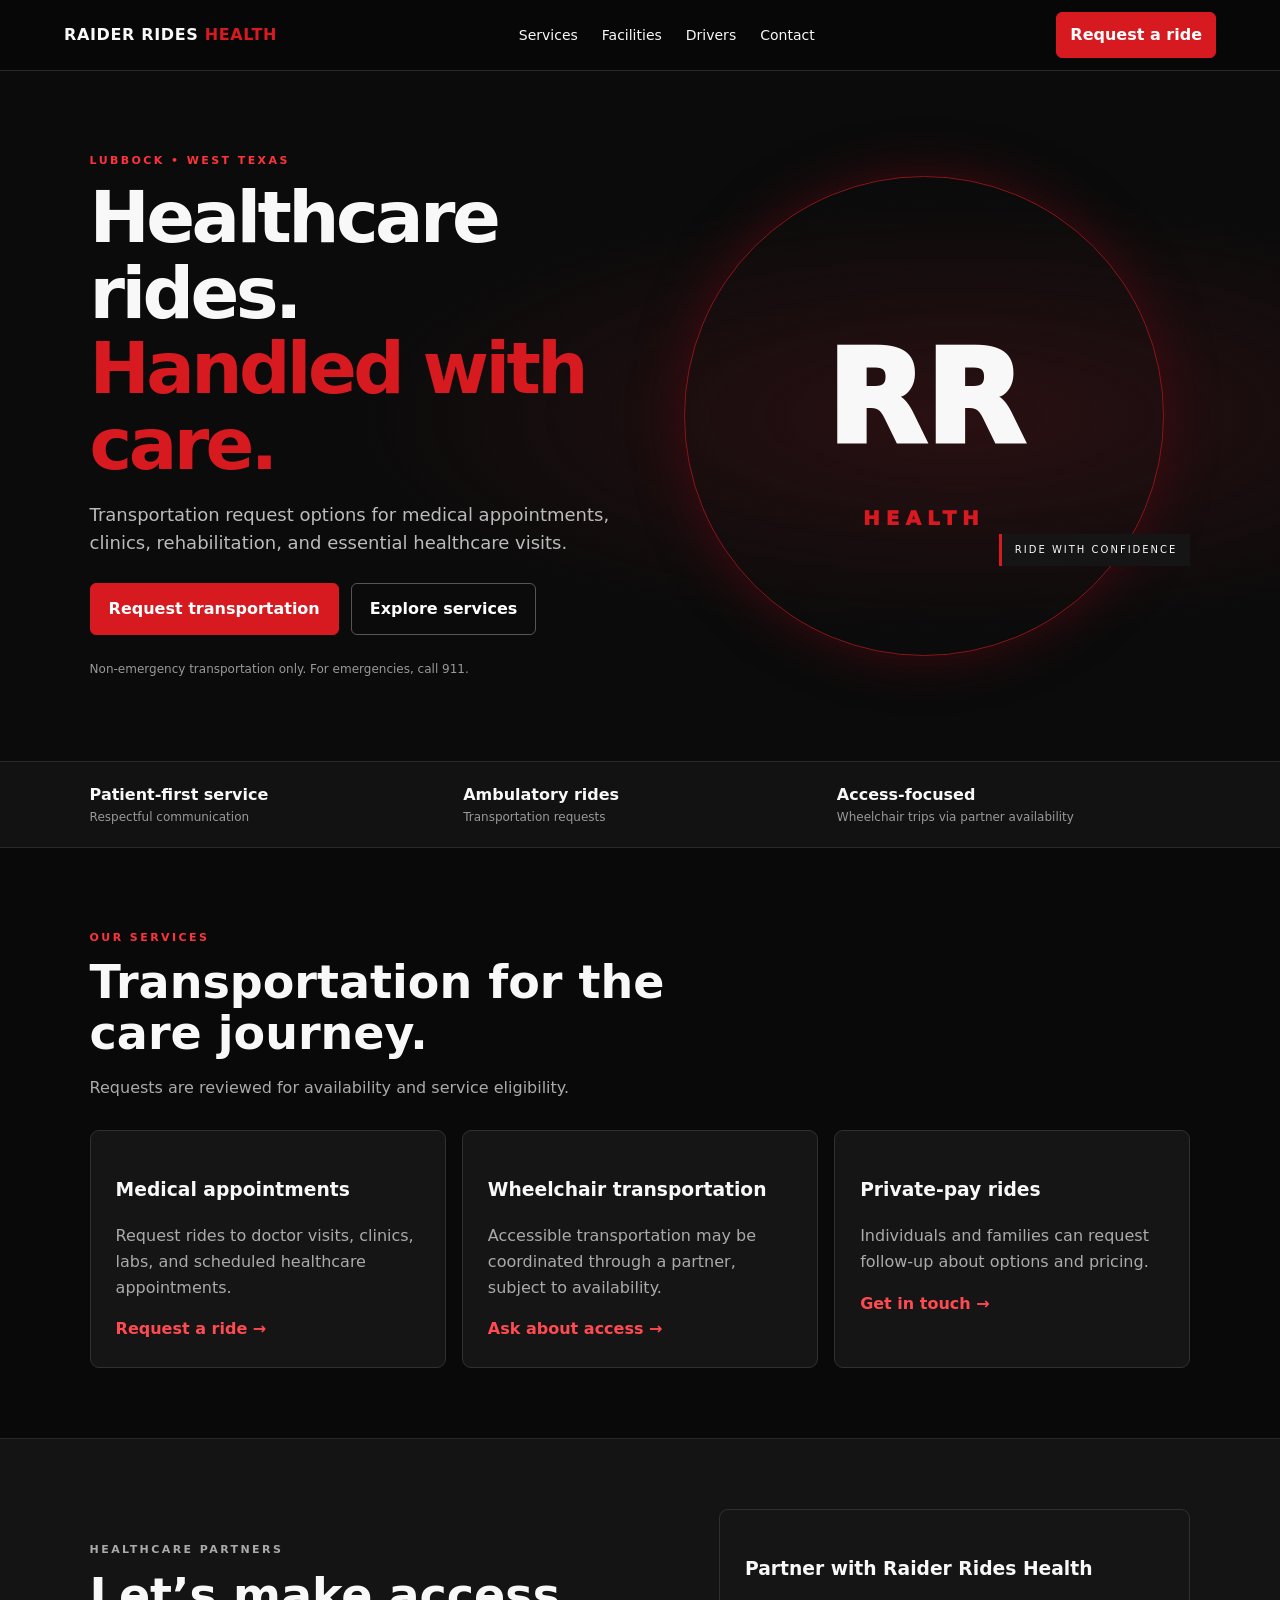
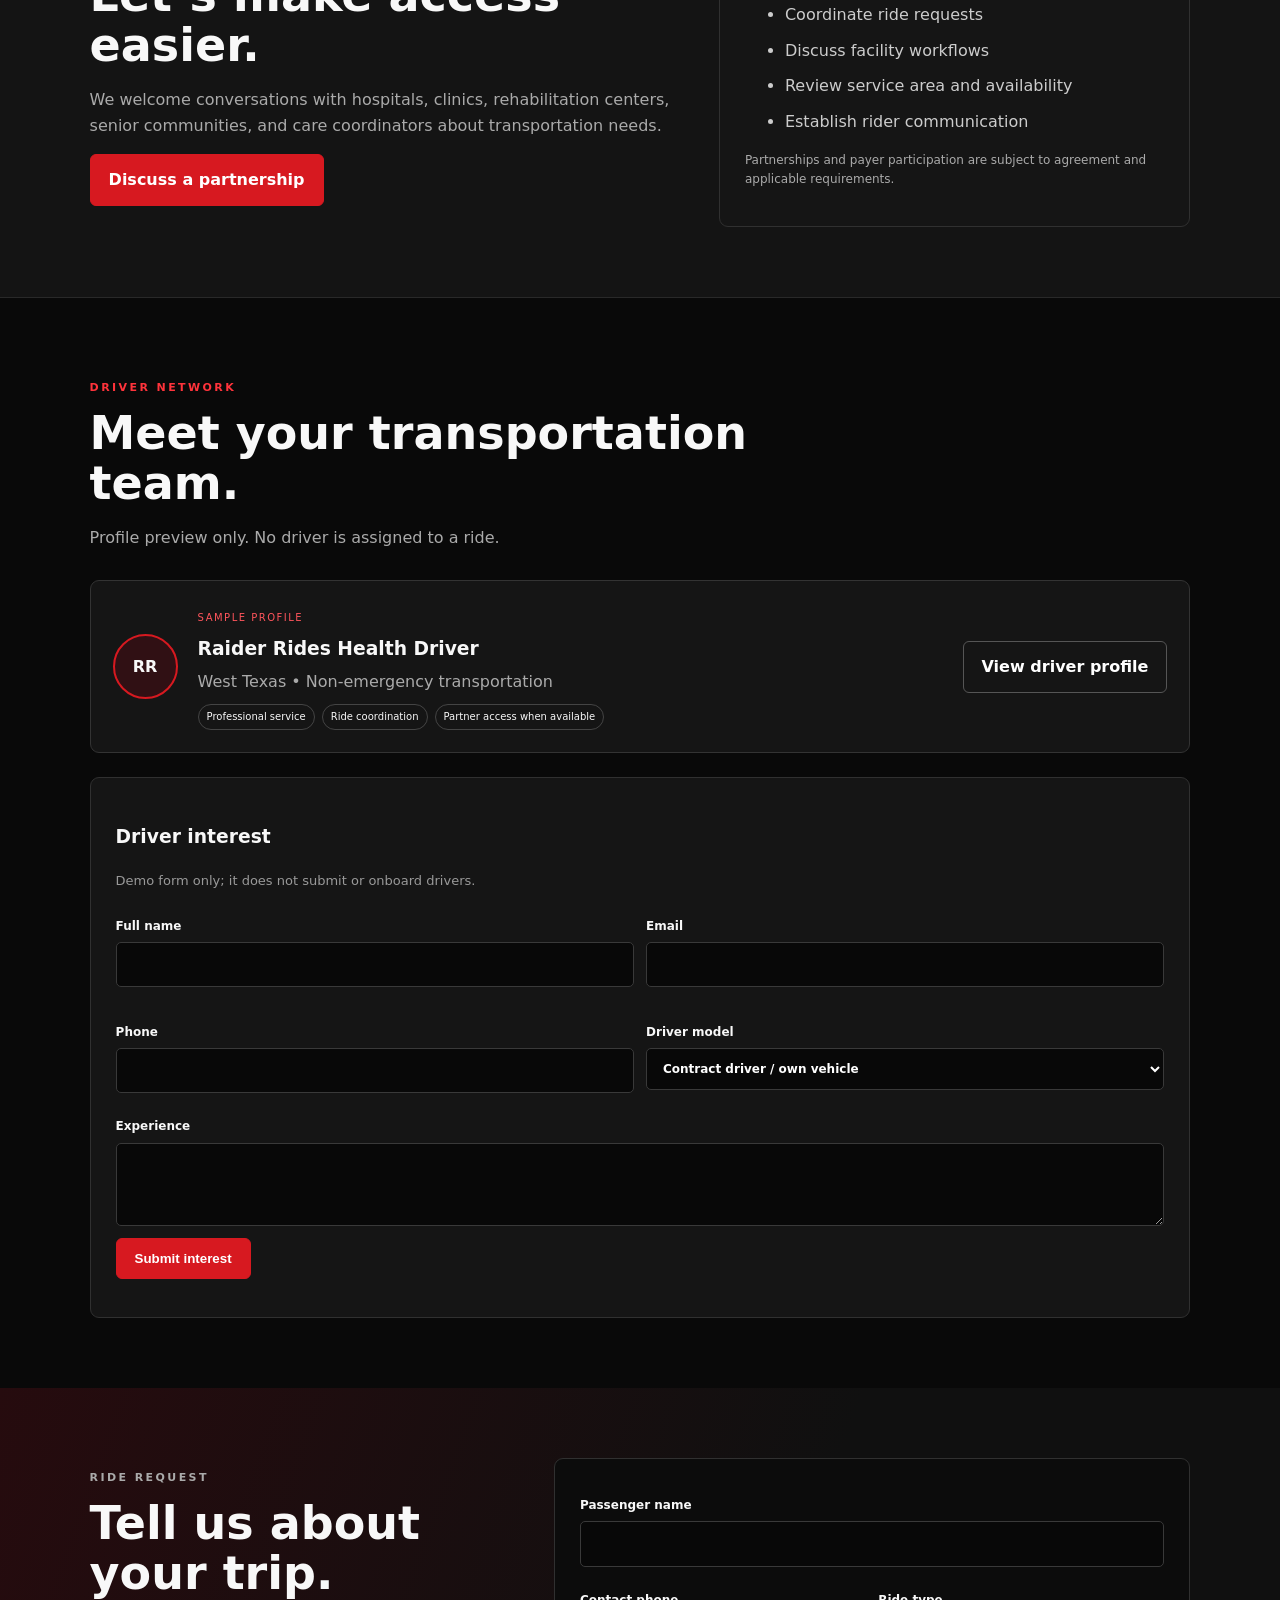
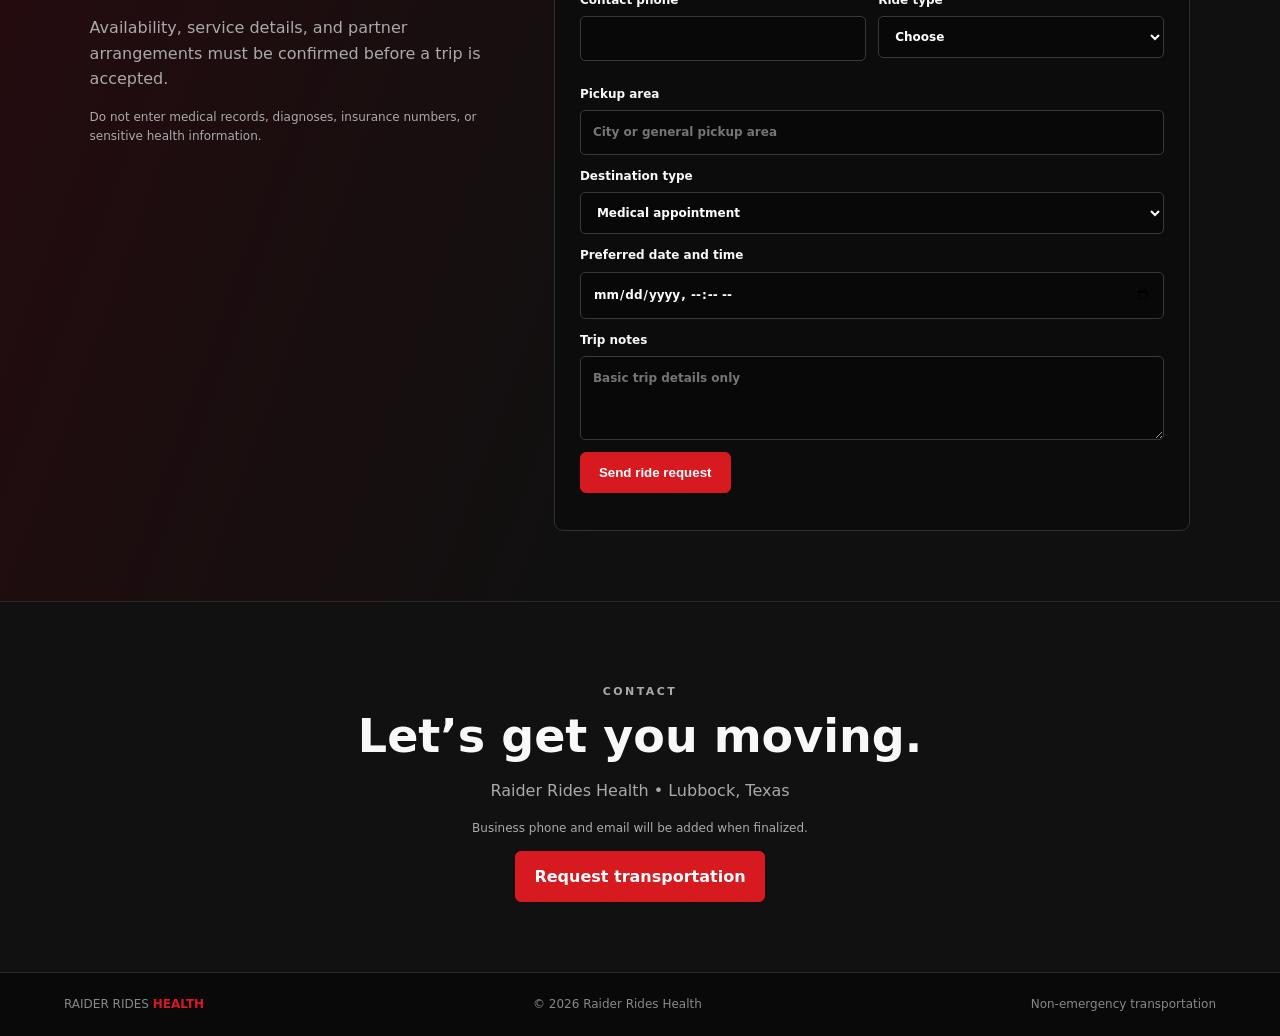
<file: index.html>
<!doctype html>
<html lang="en"><head><meta charset="utf-8"><meta name="viewport" content="width=device-width,initial-scale=1"><meta name="theme-color" content="#d71920"><title>Raider Rides Health | Healthcare Transportation</title><meta name="description" content="Healthcare transportation requests in Lubbock, Texas."><link rel="stylesheet" href="styles.css"></head><body>
<header class="top"><a class="brand" href="#home">RAIDER RIDES <b>HEALTH</b></a><nav><a href="#services">Services</a><a href="#facilities">Facilities</a><a href="#drivers">Drivers</a><a href="#contact">Contact</a></nav><a class="btn small" href="#request">Request a ride</a><button class="menu" aria-label="Toggle menu" onclick="document.querySelector('nav').classList.toggle('open')">☰</button></header>
<main id="home"><section class="hero"><div><p class="eyebrow">LUBBOCK • WEST TEXAS</p><h1>Healthcare rides.<br><span>Handled with care.</span></h1><p class="lead">Transportation request options for medical appointments, clinics, rehabilitation, and essential healthcare visits.</p><div class="actions"><a class="btn" href="#request">Request transportation</a><a class="btn outline" href="#services">Explore services</a></div><p class="fine">Non-emergency transportation only. For emergencies, call 911.</p></div><div class="hero-art"><div class="red-ring"></div><div class="hero-logo">RR<span>HEALTH</span></div><div class="tag">RIDE WITH CONFIDENCE</div></div></section>
<section class="strip"><div><strong>Patient-first service</strong><span>Respectful communication</span></div><div><strong>Ambulatory rides</strong><span>Transportation requests</span></div><div><strong>Access-focused</strong><span>Wheelchair trips via partner availability</span></div></section>
<section id="services" class="section"><div class="section-head"><p class="eyebrow">OUR SERVICES</p><h2>Transportation for the care journey.</h2><p>Requests are reviewed for availability and service eligibility.</p></div><div class="cards"><article><h3>Medical appointments</h3><p>Request rides to doctor visits, clinics, labs, and scheduled healthcare appointments.</p><a href="#request">Request a ride →</a></article><article><h3>Wheelchair transportation</h3><p>Accessible transportation may be coordinated through a partner, subject to availability.</p><a href="#request">Ask about access →</a></article><article><h3>Private-pay rides</h3><p>Individuals and families can request follow-up about options and pricing.</p><a href="#request">Get in touch →</a></article></div></section>
<section id="facilities" class="facility"><div><p class="eyebrow">HEALTHCARE PARTNERS</p><h2>Let’s make access easier.</h2><p>We welcome conversations with hospitals, clinics, rehabilitation centers, senior communities, and care coordinators about transportation needs.</p><a class="btn" href="#contact">Discuss a partnership</a></div><div class="facility-box"><h3>Partner with Raider Rides Health</h3><ul><li>Coordinate ride requests</li><li>Discuss facility workflows</li><li>Review service area and availability</li><li>Establish rider communication</li></ul><p class="fine">Partnerships and payer participation are subject to agreement and applicable requirements.</p></div></section>
<section id="drivers" class="section drivers"><div class="section-head"><p class="eyebrow">DRIVER NETWORK</p><h2>Meet your transportation team.</h2><p>Profile preview only. No driver is assigned to a ride.</p></div><div class="profile"><div class="avatar">RR</div><div class="profile-info"><span class="status">SAMPLE PROFILE</span><h3>Raider Rides Health Driver</h3><p>West Texas • Non-emergency transportation</p><div class="profile-tags"><span>Professional service</span><span>Ride coordination</span><span>Partner access when available</span></div></div><a class="btn outline" href="driver-profile.html">View driver profile</a></div><div id="driver-form" class="driver-form"><h3>Driver interest</h3><p>Demo form only; it does not submit or onboard drivers.</p><form onsubmit="event.preventDefault();document.getElementById('driver-msg').textContent='Demo only. No application was sent.'"><div class="form-grid"><label>Full name<input required></label><label>Email<input type="email" required></label><label>Phone<input type="tel"></label><label>Driver model<select><option>Contract driver / own vehicle</option><option>Company vehicle driver</option><option>Wheelchair transportation partner</option></select></label></div><label>Experience<textarea rows="3"></textarea></label><button class="btn">Submit interest</button><p id="driver-msg" class="fine"></p></form></div></section>
<section id="request" class="request"><div><p class="eyebrow">RIDE REQUEST</p><h2>Tell us about your trip.</h2><p>Availability, service details, and partner arrangements must be confirmed before a trip is accepted.</p><p class="fine">Do not enter medical records, diagnoses, insurance numbers, or sensitive health information.</p></div><form class="request-form" onsubmit="event.preventDefault();document.getElementById('request-msg').textContent='Demo only: no ride was booked or sent.'"><label>Passenger name<input required></label><div class="form-grid"><label>Contact phone<input type="tel" required></label><label>Ride type<select required><option value="">Choose</option><option>Ambulatory</option><option>Wheelchair (partner availability)</option><option>Private-pay inquiry</option></select></label></div><label>Pickup area<input required placeholder="City or general pickup area"></label><label>Destination type<select><option>Medical appointment</option><option>Clinic / hospital</option><option>Rehabilitation</option><option>Other healthcare visit</option></select></label><label>Preferred date and time<input type="datetime-local"></label><label>Trip notes<textarea rows="3" placeholder="Basic trip details only"></textarea></label><button class="btn">Send ride request</button><p id="request-msg" class="fine"></p></form></section>
<section id="contact" class="contact section"><p class="eyebrow">CONTACT</p><h2>Let’s get you moving.</h2><p>Raider Rides Health • Lubbock, Texas</p><p class="fine">Business phone and email will be added when finalized.</p><a href="#request" class="btn">Request transportation</a></section></main><footer><span>RAIDER RIDES <b>HEALTH</b></span><span>© 2026 Raider Rides Health</span><span>Non-emergency transportation</span></footer></body></html>
</file>
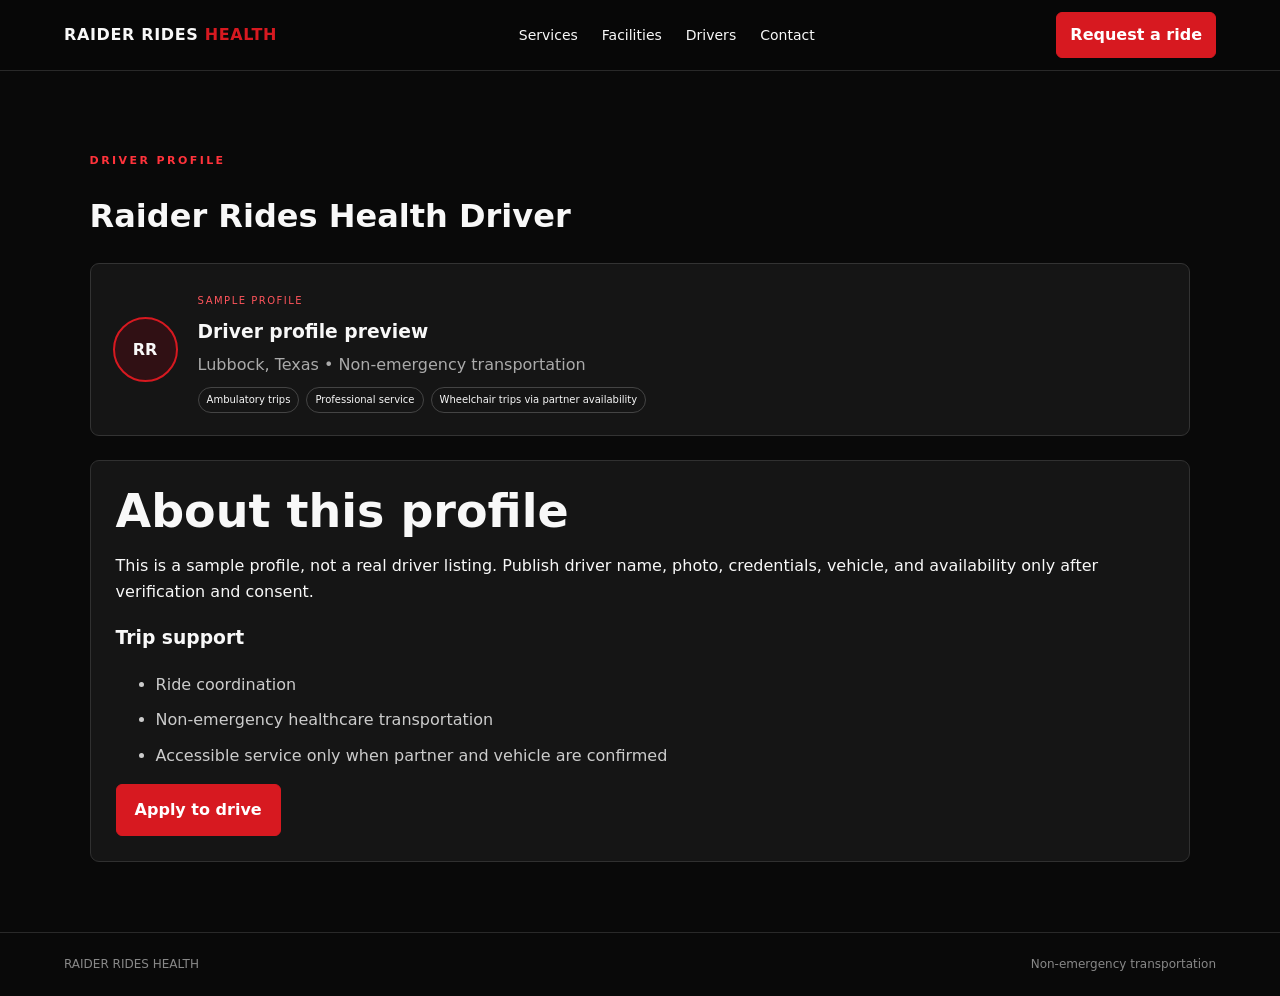
<file: driver-profile.html>
<!doctype html><html lang="en"><head><meta charset="utf-8"><meta name="viewport" content="width=device-width,initial-scale=1"><title>Driver Profile | Raider Rides Health</title><link rel="stylesheet" href="styles.css"></head><body><header class="top"><a class="brand" href="index.html">RAIDER RIDES <b>HEALTH</b></a><nav><a href="index.html#services">Services</a><a href="index.html#facilities">Facilities</a><a href="index.html#drivers">Drivers</a><a href="index.html#contact">Contact</a></nav><a class="btn small" href="index.html#request">Request a ride</a></header><main class="section"><p class="eyebrow">DRIVER PROFILE</p><h1>Raider Rides Health Driver</h1><div class="profile"><div class="avatar">RR</div><div class="profile-info"><span class="status">SAMPLE PROFILE</span><h3>Driver profile preview</h3><p>Lubbock, Texas • Non-emergency transportation</p><div class="profile-tags"><span>Ambulatory trips</span><span>Professional service</span><span>Wheelchair trips via partner availability</span></div></div></div><div class="facility-box"><h2>About this profile</h2><p>This is a sample profile, not a real driver listing. Publish driver name, photo, credentials, vehicle, and availability only after verification and consent.</p><h3>Trip support</h3><ul><li>Ride coordination</li><li>Non-emergency healthcare transportation</li><li>Accessible service only when partner and vehicle are confirmed</li></ul><a class="btn" href="index.html#driver-form">Apply to drive</a></div></main><footer><span>RAIDER RIDES HEALTH</span><span>Non-emergency transportation</span></footer></body></html>
</file>
<file: styles.css>
:root{--red:#d71920;--white:#f8f8f8}*{box-sizing:border-box}html{scroll-behavior:smooth}body{margin:0;background:#090909;color:var(--white);font:16px/1.6 system-ui,Arial}a{color:inherit;text-decoration:none}.top{position:sticky;top:0;z-index:5;background:#080808f2;border-bottom:1px solid #292929;display:flex;align-items:center;justify-content:space-between;padding:12px 5%;gap:20px}.brand{font-weight:900;letter-spacing:.04em}.brand b,footer b{color:var(--red)}nav{display:flex;gap:24px;font-size:14px}.btn{display:inline-block;background:var(--red);color:white;border:1px solid var(--red);padding:12px 18px;border-radius:6px;font-weight:800;cursor:pointer}.btn.outline{background:transparent;border-color:#555}.small{padding:9px 13px}.menu{display:none;background:none;color:white;border:0;font-size:24px}.hero{padding:70px 7%;display:grid;grid-template-columns:1fr 1fr;gap:35px;align-items:center;background:radial-gradient(ellipse at 75% 50%,#2a1012,transparent 45%),#0b0b0b}.eyebrow{font-size:11px;letter-spacing:.22em;color:#ff333b;font-weight:900}.hero h1{font-size:clamp(40px,6vw,72px);line-height:1.05;margin:10px 0;letter-spacing:-.05em}.hero h1 span{color:var(--red)}.lead{font-size:18px;color:#bbb}.actions{display:flex;gap:12px;flex-wrap:wrap;margin:25px 0}.fine{font-size:12px;color:#999}.hero-art{min-height:300px;display:grid;place-items:center;position:relative}.red-ring{position:absolute;width:90%;aspect-ratio:1;border:1px solid #8b151b;border-radius:50%;box-shadow:0 0 50px #400a10}.hero-logo{font-size:clamp(65px,10vw,130px);font-weight:950;z-index:1;text-align:center}.hero-logo span{display:block;color:var(--red);font-size:20px;letter-spacing:.3em}.tag{position:absolute;bottom:0;right:0;border-left:3px solid var(--red);background:#151515;padding:8px 13px;font-size:10px;letter-spacing:.2em}.strip{display:grid;grid-template-columns:repeat(3,1fr);gap:20px;padding:20px 7%;background:#121212;border-block:1px solid #292929}.strip div{display:flex;flex-direction:column}.strip span{font-size:12px;color:#999}.section{padding:70px 7%}.section-head{max-width:700px;margin-bottom:30px}.section h2,.facility h2,.request h2,.contact h2{font-size:clamp(30px,4vw,46px);line-height:1.1;margin:0 0 15px}.section-head p:not(.eyebrow),.facility p,.request p{color:#aaa}.cards{display:grid;grid-template-columns:repeat(3,1fr);gap:16px}.cards article,.facility-box,.driver-form,.request-form{background:#151515;border:1px solid #303030;border-radius:9px;padding:25px}.cards p{color:#aaa}.cards a{color:#ff4a52;font-weight:800}.facility{display:grid;grid-template-columns:1fr .8fr;gap:40px;align-items:center;padding:70px 7%;background:#141414;border-block:1px solid #292929}.facility-box li{margin:10px 0;color:#ccc}.profile{display:flex;align-items:center;gap:20px;padding:22px;background:#151515;border:1px solid #333;border-radius:9px;margin-bottom:24px}.avatar{width:65px;height:65px;border-radius:50%;display:grid;place-items:center;background:#301014;border:2px solid var(--red);font-weight:900}.profile-info{flex:1}.profile-info h3{margin:5px 0}.profile-info p{color:#aaa;margin:0}.status{font-size:10px;color:#ff555c;letter-spacing:.15em}.profile-tags{display:flex;gap:7px;flex-wrap:wrap;margin-top:10px}.profile-tags span{font-size:10px;border:1px solid #444;border-radius:20px;padding:4px 8px}.driver-form p{color:#999;font-size:13px}.form-grid{display:grid;grid-template-columns:1fr 1fr;gap:12px}label{display:flex;flex-direction:column;gap:6px;font-size:12px;font-weight:700;margin:12px 0}input,select,textarea{width:100%;background:#080808;color:white;border:1px solid #393939;border-radius:5px;padding:12px;font:inherit}textarea{resize:vertical}.request{display:grid;grid-template-columns:.8fr 1.2fr;gap:40px;padding:70px 7%;background:linear-gradient(110deg,#260b0e,#101010 55%)}.request-form{background:#0c0c0c}.contact{text-align:center;background:#111;border-top:1px solid #292929}.contact p{color:#aaa}footer{display:flex;justify-content:space-between;gap:15px;padding:22px 5%;border-top:1px solid #292929;color:#888;font-size:12px}@media(max-width:800px){nav{display:none;position:absolute;top:70px;left:0;right:0;background:#090909;padding:20px;flex-direction:column}nav.open{display:flex}.top>.btn{display:none}.menu{display:block}.hero,.facility,.request{grid-template-columns:1fr}.hero{padding-top:45px}.hero-art{min-height:250px}.strip{grid-template-columns:1fr}.cards{grid-template-columns:1fr}.profile{flex-wrap:wrap}.profile .btn{width:100%}}@media(max-width:520px){.form-grid{grid-template-columns:1fr}.section,.facility,.request{padding-block:48px}.hero h1{font-size:44px}footer{flex-wrap:wrap}}
</file>
